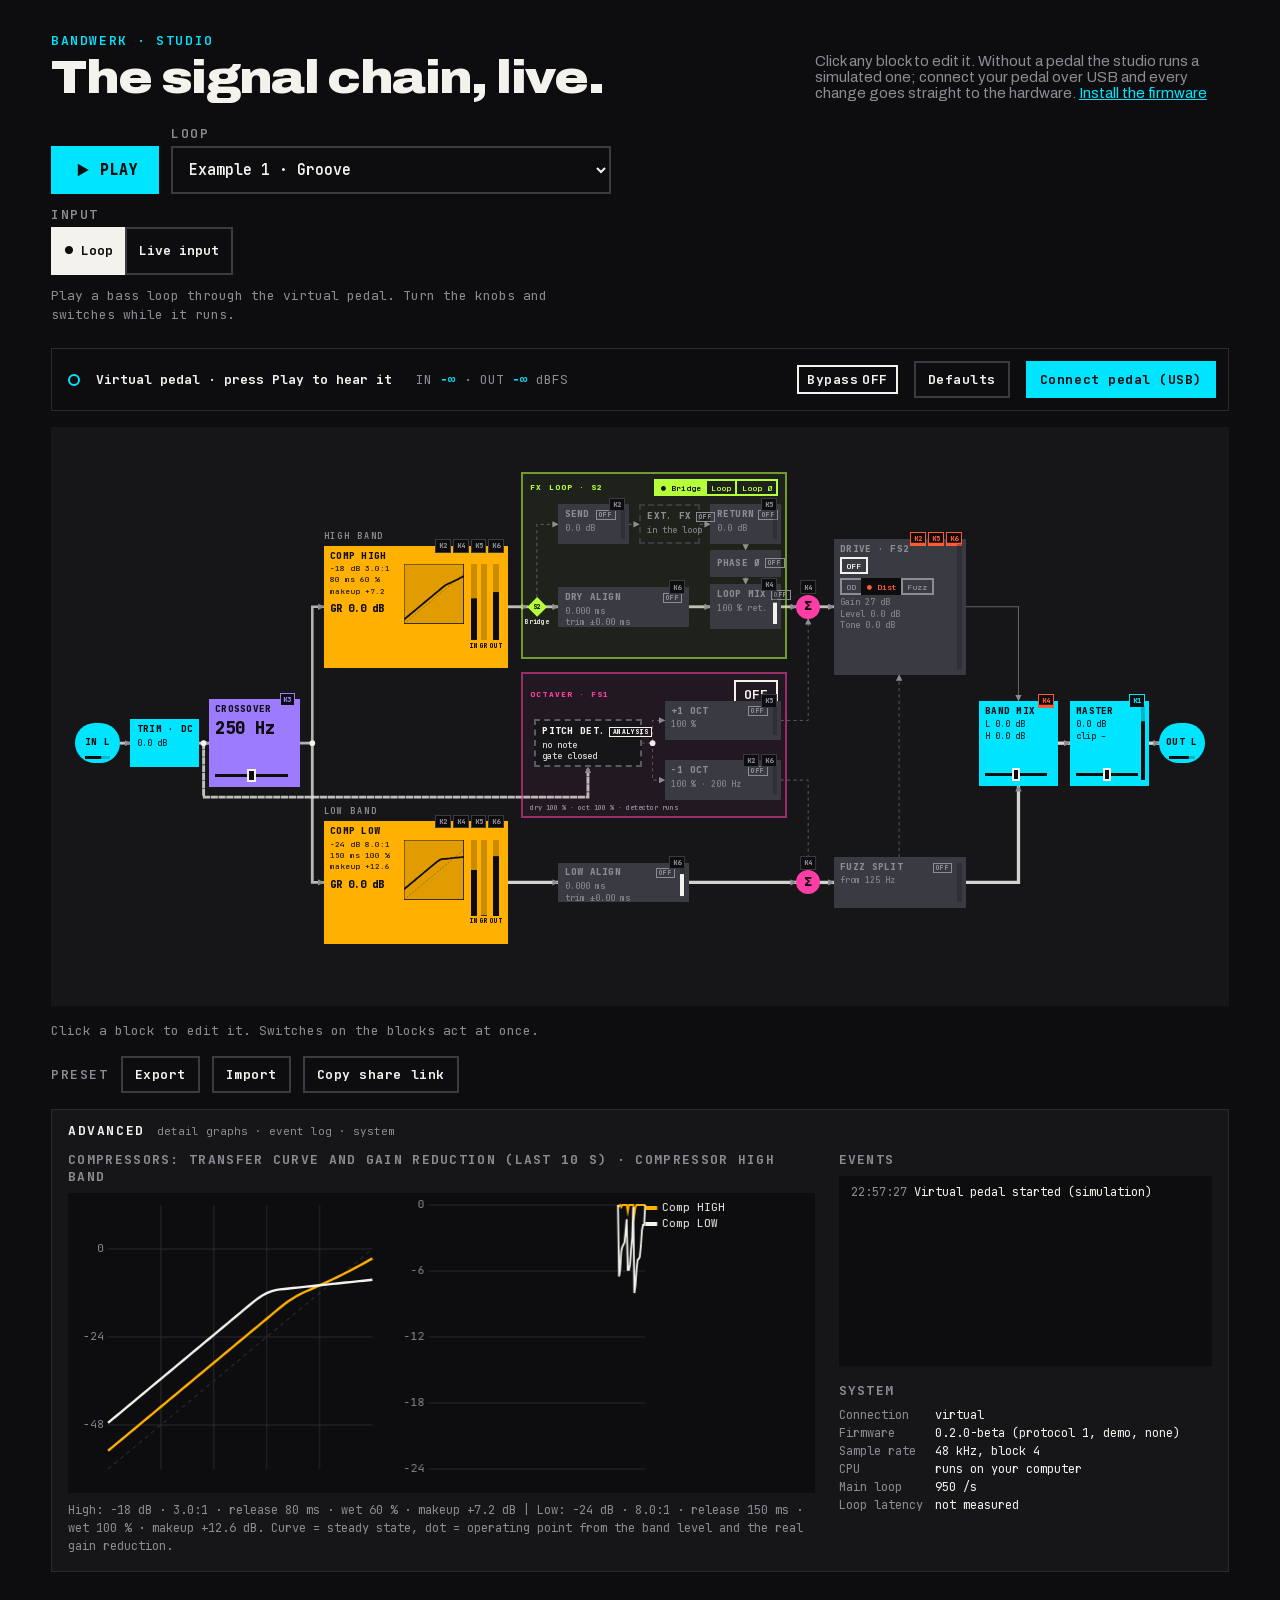
<file: site/studio.html>
<!doctype html>
<html lang="en">
<head>
<meta charset="utf-8">
<meta name="viewport" content="width=device-width, initial-scale=1">
<title>Studio · Bandwerk</title>
<meta name="description" content="Live signal chain, editor and pedal view of the Bandwerk firmware. Demo in the browser, or connect your pedal over USB.">
<link rel="stylesheet" href="css/tokens.css">
<link rel="stylesheet" href="css/studio.css">
<link rel="stylesheet" href="css/player.css">
<style>
  html, body { margin: 0; background: var(--ink); color: var(--paper); }
  body { font-family: var(--sans); }
  .page { max-width: var(--max); margin: 0 auto; padding: var(--sp-6) var(--gut) var(--sp-8); display: flex; flex-direction: column; gap: var(--sp-5); }
  .page header { display: flex; flex-wrap: wrap; align-items: end; justify-content: space-between; gap: var(--sp-3) var(--sp-6); }
  .page .eyebrow { font: 600 var(--fs-label) var(--mono); letter-spacing: var(--track-label); text-transform: uppercase; color: var(--fx-io); margin: 0 0 var(--sp-2); }
  .page h1 { font: 900 var(--fs-h3) / .95 var(--sans); font-stretch: var(--stretch-display); letter-spacing: var(--track-display); margin: 0; }
  .page header p { max-width: 46ch; color: var(--mute); margin: 0; font-size: var(--fs-small); }
  .page header a { color: var(--fx-io); }
</style>
</head>
<body>
<div class="page">
  <header>
    <div>
      <p class="eyebrow">Bandwerk · Studio</p>
      <h1>The signal chain, live.</h1>
    </div>
    <p>Click any block to edit it. Without a pedal the studio runs a simulated one; connect your pedal over USB and every change goes straight to the hardware. <a href="index.html#install">Install the firmware</a></p>
  </header>
  <div id="player-root"></div>
  <div id="studio-root"></div>
</div>
<script type="module">
  import { createSession } from './js/core/session.js';
  import { mountStudio } from './js/studio/main.js';
  import { mountPlayer } from './js/player/player-view.js';
  const q = new URLSearchParams(location.search);
  const local = /^(localhost|127\.0\.0\.1|\[::1\])$/.test(location.hostname);
  const options = {
    transport: q.get('transport') || 'auto',
    bridgeUrl: q.get('bridge') || undefined,
    loopsUrl: q.get('loops') || (local ? ['audio/dev/loops.json', 'audio/loops.json'] : 'audio/loops.json'),
  };
  if (q.get('pedal') === 'standin') options.pedalModule = new URL('./js/audio/virtual-pedal-standin.js', location.href).href;
  const session = await createSession(options);
  window.session = session;
  window.studio = mountStudio(document.getElementById('studio-root'), session, { compact: q.has('compact') });
  window.player = mountPlayer(document.getElementById('player-root'), session);
</script>
</body>
</html>
</file>
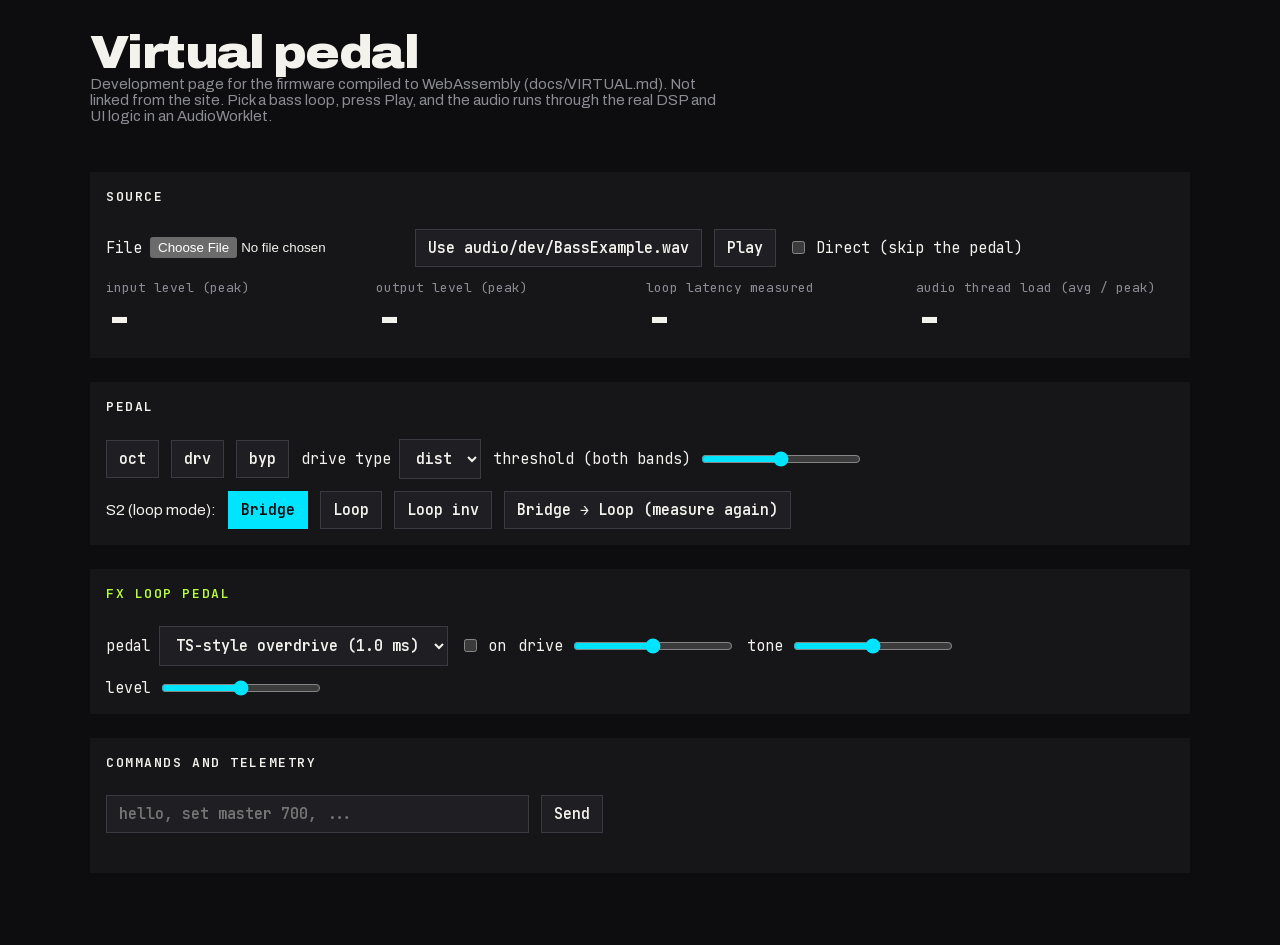
<file: site/virtual.html>
<!doctype html>
<html lang="en">
<head>
<meta charset="utf-8">
<meta name="viewport" content="width=device-width, initial-scale=1">
<meta name="robots" content="noindex">
<title>Virtual pedal (dev) · Bandwerk</title>
<link rel="stylesheet" href="css/tokens.css">
<style>
  html, body { margin: 0; background: var(--ink); color: var(--paper); }
  body { font-family: var(--sans); font-size: var(--fs-small); }
  main { max-width: 1100px; margin: 0 auto; padding: var(--sp-6) var(--gut) var(--sp-8); display: grid; gap: var(--sp-5); }
  h1 { font: 900 var(--fs-h3) / .95 var(--sans); font-stretch: var(--stretch-display); letter-spacing: var(--track-display); margin: 0; }
  h2 { font: 600 var(--fs-label) var(--mono); letter-spacing: var(--track-label); text-transform: uppercase; margin: 0 0 var(--sp-3); }
  p { margin: 0; color: var(--mute); max-width: 70ch; }
  section { background: var(--ink-2); padding: var(--sp-4); display: grid; gap: var(--sp-3); }
  .row { display: flex; flex-wrap: wrap; gap: var(--sp-3); align-items: center; }
  button, select, input[type=text] { font: 600 var(--fs-small) var(--mono); background: var(--ink-3); color: var(--paper); border: 1px solid var(--line-strong); padding: var(--sp-2) var(--sp-3); border-radius: 0; }
  button[aria-pressed=true] { background: var(--fx-io); color: var(--on-fx); border-color: var(--fx-io); }
  button:focus-visible, select:focus-visible, input:focus-visible { outline: 2px solid var(--focus); outline-offset: 2px; }
  label { display: inline-flex; gap: var(--sp-2); align-items: center; font-family: var(--mono); }
  input[type=range] { width: 160px; accent-color: var(--fx-io); }
  .fx-loop h2 { color: var(--fx-loop); }
  pre { margin: 0; font: var(--fs-label) / 1.4 var(--mono); white-space: pre-wrap; word-break: break-all; color: var(--paper); max-height: 260px; overflow: auto; }
  .big { font: 800 var(--fs-h3) / 1 var(--mono); }
  .grid { display: grid; grid-template-columns: repeat(auto-fit, minmax(200px, 1fr)); gap: var(--sp-3); }
  .stat span { display: block; color: var(--mute); font: var(--fs-label) var(--mono); }
  #error { color: var(--err); }
</style>
</head>
<body>
<main>
  <header>
    <h1>Virtual pedal</h1>
    <p>Development page for the firmware compiled to WebAssembly (docs/VIRTUAL.md). Not linked from the site. Pick a bass loop, press Play, and the audio runs through the real DSP and UI logic in an AudioWorklet.</p>
  </header>
  <p id="error" role="alert"></p>

  <section aria-labelledby="h-src">
    <h2 id="h-src">Source</h2>
    <div class="row">
      <label>File <input type="file" id="file" accept="audio/*"></label>
      <button id="dev-loop" type="button">Use audio/dev/BassExample.wav</button>
      <button id="play" type="button" aria-pressed="false" disabled>Play</button>
      <label><input type="checkbox" id="direct"> Direct (skip the pedal)</label>
    </div>
    <div class="grid">
      <div class="stat"><span>input level (peak)</span><b class="big" id="lvl-in">-</b></div>
      <div class="stat"><span>output level (peak)</span><b class="big" id="lvl-out">-</b></div>
      <div class="stat"><span>loop latency measured</span><b class="big" id="lat">-</b></div>
      <div class="stat"><span>audio thread load (avg / peak)</span><b class="big" id="cpu">-</b></div>
    </div>
  </section>

  <section aria-labelledby="h-pedal">
    <h2 id="h-pedal">Pedal</h2>
    <div class="row">
      <button type="button" id="b-oct" aria-pressed="false">oct</button>
      <button type="button" id="b-drv" aria-pressed="false">drv</button>
      <button type="button" id="b-byp" aria-pressed="false">byp</button>
      <label>drive type
        <select id="dtype"><option value="od">od</option><option value="dist" selected>dist</option><option value="fuzz">fuzz</option></select>
      </label>
      <label>threshold (both bands) <input type="range" id="thr" min="0" max="1000" value="500"></label>
    </div>
    <div class="row">
      <span>S2 (loop mode):</span>
      <button type="button" data-s2="0" aria-pressed="true">Bridge</button>
      <button type="button" data-s2="1" aria-pressed="false">Loop</button>
      <button type="button" data-s2="2" aria-pressed="false">Loop inv</button>
      <button type="button" id="remeasure">Bridge &rarr; Loop (measure again)</button>
    </div>
  </section>

  <section class="fx-loop" aria-labelledby="h-fx">
    <h2 id="h-fx">FX loop pedal</h2>
    <div class="row">
      <label>pedal
        <select id="fx-type"><option value="drive">TS-style overdrive (1.0 ms)</option><option value="chorus">Chorus (1.8 ms)</option></select>
      </label>
      <label><input type="checkbox" id="fx-on"> on</label>
      <label><span id="fx-n0">drive</span> <input type="range" id="fx-p0" min="0" max="1000" value="500"></label>
      <label><span id="fx-n1">tone</span> <input type="range" id="fx-p1" min="0" max="1000" value="500"></label>
      <label><span id="fx-n2">level</span> <input type="range" id="fx-p2" min="0" max="1000" value="500"></label>
    </div>
  </section>

  <section aria-labelledby="h-cmd">
    <h2 id="h-cmd">Commands and telemetry</h2>
    <form class="row" id="cmd-form"><input type="text" id="cmd" size="40" placeholder="hello, set master 700, ..." autocomplete="off" aria-label="Command"><button type="submit">Send</button></form>
    <pre id="replies" aria-live="polite"></pre>
    <pre id="telemetry" aria-label="Latest telemetry lines"></pre>
  </section>
</main>
<script type="module" src="js/audio/virtual-page.js"></script>
</body>
</html>
</file>
<file: site/css/tokens.css>
/* Design tokens: Bandwerk site.
 * Style: "Color Field" (flat, bold, neon color panels). Layout follows "Signal Lab".
 * Every stylesheet (site, studio, flasher) uses only these variables for color, type and spacing.
 * Changing a value here restyles the whole site. Do not hard-code colors elsewhere. */

@font-face {
  font-family: "Archivo";
  src: url("../fonts/Archivo-Variable.woff2") format("woff2-variations"),
       url("../fonts/Archivo-Variable.woff2") format("woff2");
  font-weight: 100 900;
  font-stretch: 62% 125%;
  font-display: swap;
}
@font-face {
  font-family: "JetBrains Mono";
  src: url("../fonts/JetBrainsMono-Variable.woff2") format("woff2-variations"),
       url("../fonts/JetBrainsMono-Variable.woff2") format("woff2");
  font-weight: 100 800;
  font-display: swap;
}

:root {
  color-scheme: dark;

  /* Surfaces and text */
  --ink: #0D0D0F;        /* page background, text on color panels */
  --ink-2: #161619;      /* panels, chain box, pedal area */
  --ink-3: #1F1F23;      /* raised elements (pedal body, inputs) */
  --line: #2A2A30;       /* rules and borders (decorative only) */
  --line-strong: #3A3A42;
  --paper: #F3F2EC;      /* main text, light panels (editor popover) */
  --mute: #8C8C94;       /* secondary text: AA on --ink and --ink-2 */

  /* Effect color code: the same color for an effect everywhere
   * (chain block, editor, pedal knob ring, feature tile, deep-dive panel). */
  --fx-io: #00E5FF;      /* signal, input/output, master, primary actions */
  --fx-xover: #9D7BFF;   /* crossover */
  --fx-comp: #FFB000;    /* compressors */
  --fx-loop: #B6FF3B;    /* FX loop */
  --fx-oct: #FF3EA5;     /* octaver */
  --fx-drive: #FF5A36;   /* drive, fuzz split */
  --fx-neutral: #5A5A63; /* latency delay, detector, inactive wires */
  --on-fx: var(--ink);   /* text on any effect color: always near-black */

  /* States */
  --state-off: #3A3A42;        /* switched off / bypassed block */
  --state-muted-hatch: #2A2A30;/* muted by a setting: hatch color */
  --ok: var(--fx-loop);
  --warn: var(--fx-comp);
  --err: var(--fx-drive);
  --focus: var(--fx-io);

  /* Type */
  --sans: "Archivo", system-ui, -apple-system, "Segoe UI", sans-serif;
  --mono: "JetBrains Mono", ui-monospace, "SF Mono", Menlo, monospace;
  --stretch-display: 112%;     /* headlines: font-weight 900 + this stretch */
  --stretch-numbers: 120%;     /* big numbers */
  --track-display: -0.035em;
  --track-label: 0.12em;       /* mono uppercase eyebrows/labels */
  --fs-body: 18px;
  --fs-small: 15px;
  --fs-label: 13px;
  --fs-h1: clamp(64px, 11.4vw, 176px);
  --fs-h2: clamp(48px, 7vw, 104px);
  --fs-h3: clamp(32px, 3.6vw, 56px);
  --fs-big-number: clamp(56px, 6vw, 96px);

  /* Layout */
  --max: 1440px;
  --gut: clamp(16px, 4vw, 56px);
  --sp-1: 4px; --sp-2: 8px; --sp-3: 12px; --sp-4: 16px; --sp-5: 24px;
  --sp-6: 32px; --sp-7: 48px; --sp-8: 72px; --sp-9: 120px;
  --radius: 0;           /* flat: square corners everywhere ... */
  --radius-pedal: 14px;  /* ... except the pedal body and round knobs/LEDs */
  --border: 2px;

  /* Motion */
  --t-fast: 150ms;
  --t-med: 300ms;
}

@media (prefers-reduced-motion: reduce) {
  :root { --t-fast: 0ms; --t-med: 0ms; }
}
</file>
<file: site/css/studio.css>
/* Studio: the live signal chain and editor (site/js/studio/).
 * Everything is scoped under .studio and uses only the variables of tokens.css.
 * Works with and without base.css. */

/* ---- scoped reset */
.studio, .studio *, .studio *::before, .studio *::after { box-sizing: border-box; }
.studio { font-family: var(--sans); font-size: var(--fs-small); line-height: 1.4; color: var(--paper); -webkit-font-smoothing: antialiased; display: flex; flex-direction: column; gap: var(--sp-4); min-width: 0; }
.studio :where(h3, h4, p, figure, ol, dl, dd, fieldset) { margin: 0; padding: 0; }
.studio :where(fieldset) { border: 0; min-width: 0; }
.studio :where(button, input, select) { font: inherit; color: inherit; }
.studio :where(button) { cursor: pointer; }
.studio :where(button:disabled, input:disabled) { cursor: not-allowed; }
.studio a { color: var(--fx-io); }
.studio :focus-visible { outline: var(--border) solid var(--focus); outline-offset: 2px; }
.studio [hidden] { display: none !important; }
.studio .sr { position: absolute; width: 1px; height: 1px; overflow: hidden; clip: rect(0 0 0 0); white-space: nowrap; }
.studio .eyebrow-s { font: 600 var(--fs-label) var(--mono); letter-spacing: var(--track-label); text-transform: uppercase; color: var(--mute); }

/* ---- buttons, toggles, segmented radios */
.studio .st-btn { display: inline-flex; align-items: center; gap: var(--sp-2); font: 700 var(--fs-label) var(--mono); letter-spacing: .04em; padding: var(--sp-2) var(--sp-3); border: var(--border) solid var(--line-strong); background: var(--ink); color: var(--paper); border-radius: var(--radius); }
.studio .st-btn:hover:not(:disabled) { border-color: var(--paper); }
.studio .st-btn:disabled { opacity: .45; }
.studio .st-primary { background: var(--fx-io); border-color: var(--fx-io); color: var(--on-fx); }
.studio .st-primary:hover:not(:disabled) { border-color: var(--paper); }
.studio .tg { display: inline-flex; align-items: center; gap: var(--sp-1); font: 700 var(--fs-label) var(--mono); padding: var(--sp-1) var(--sp-2); border: var(--border) solid currentColor; background: transparent; border-radius: var(--radius); }
.studio .tg b { min-width: 3ch; text-align: center; }
.studio .tg.on b { background: currentColor; }
.studio .tg.on b { color: inherit; }
.studio .tg.on { background: var(--paper); color: var(--ink); border-color: var(--paper); }
.studio .st-bar .tg.on { background: var(--fx-drive); border-color: var(--fx-drive); color: var(--on-fx); }
.studio .tg.on b { background: none; }
.studio .seg { display: inline-flex; flex-wrap: wrap; gap: 0; }
.studio .seg label { position: relative; display: inline-flex; cursor: pointer; }
.studio .seg input { position: absolute; opacity: 0; width: 100%; height: 100%; margin: 0; cursor: inherit; }
.studio .seg span { display: inline-block; font: 700 var(--fs-label) var(--mono); padding: var(--sp-1) var(--sp-2); border: var(--border) solid currentColor; margin-left: calc(-1 * var(--border)); }
.studio .seg label:first-child span { margin-left: 0; }
.studio .seg input:checked + span { background: var(--paper); color: var(--ink); border-color: var(--paper); }
.studio .seg input:checked + span::before { content: "● "; }
.studio .seg input:focus-visible + span { outline: var(--border) solid var(--focus); outline-offset: 2px; position: relative; z-index: 1; }
.studio .seg input:disabled + span { opacity: .55; }

/* ---- connection bar */
.studio .st-bar { display: flex; flex-wrap: wrap; align-items: center; gap: var(--sp-3) var(--sp-4); background: var(--ink); border: 1px solid var(--line); padding: var(--sp-3) var(--sp-3) var(--sp-3) var(--sp-4); font: var(--fs-label) var(--mono); }
.studio .st-dot { width: 12px; height: 12px; border-radius: 50%; background: var(--mute); flex: none; border: var(--border) solid transparent; }
.studio .st-dot.ok { background: var(--ok); }
.studio .st-dot.warn { background: var(--warn); }
.studio .st-dot.err { background: var(--err); }
.studio .st-dot.demo { background: transparent; border-color: var(--fx-io); }
.studio .st-status b { font-weight: 700; }
.studio .st-status small { color: var(--mute); margin-left: var(--sp-2); }
.studio .st-meters { color: var(--mute); }
.studio .st-meters b { color: var(--fx-io); font-weight: 700; }
.studio .st-sp { flex: 1; }
.studio .st-ctl { display: inline-flex; align-items: center; gap: var(--sp-2); font-weight: 700; padding: var(--sp-1) var(--sp-2); border: var(--border) solid var(--line-strong); cursor: pointer; }
.studio .st-ctl:has(input:checked) { border-color: var(--fx-drive); color: var(--fx-drive); }
.studio .st-msg:empty { display: none; }
.studio .st-msg { font: var(--fs-small) var(--sans); padding: var(--sp-3) var(--sp-4); border-left: 4px solid var(--fx-io); background: var(--ink-2); display: flex; flex-wrap: wrap; gap: var(--sp-2) var(--sp-3); align-items: center; }
.studio .st-msg.warn { border-left-color: var(--warn); }
.studio .st-msg a { font-weight: 700; }
.studio .st-hint { color: var(--mute); font-size: var(--fs-label); font-family: var(--mono); margin: 0; }

/* ---- stage + chain */
.studio .st-stage { position: relative; background: var(--ink-2); padding: var(--sp-6) var(--sp-5); }
.studio .st-chainbox { container-type: inline-size; width: 100%; }
.studio .st-chainbox.narrow { max-width: 440px; margin: 0 auto; }
.studio .st-chain { position: relative; width: 100%; --u: calc(100cqw / var(--W)); }
.studio .st-wires { position: absolute; inset: 0; width: 100%; height: 100%; overflow: visible; }
.studio .st-wires .st-lane { font: 700 12px var(--mono); letter-spacing: .2em; fill: var(--mute); }
.studio .st-wires .st-arrow { fill: var(--mute); }
.studio .st-wires .st-dot { fill: var(--paper); }
.studio .wire { fill: none; stroke: var(--paper); stroke-width: 2; stroke-linecap: square; stroke-linejoin: miter; }
.studio .wire.dash { stroke-dasharray: 6 5; }
.studio .wire.st-off { stroke: var(--fx-neutral); stroke-dasharray: 3 6; stroke-width: 1.4; }
.studio .wire.st-mute { stroke: var(--line-strong); stroke-dasharray: 1 5; stroke-width: 2; }
.studio .wire.st-hide { display: none; }
.studio .wire.bypass.st-on { stroke: var(--fx-io); stroke-width: 5; stroke-dasharray: none; }
.studio .thru { fill: none; stroke: var(--paper); stroke-width: 2; stroke-dasharray: 2 4; opacity: 0; }
.studio .thru.show { opacity: .7; }

.studio .blk { position: absolute; --fx: var(--fx-io); background: var(--fx); color: var(--on-fx); font: 600 calc(var(--u) * 12) / 1.25 var(--mono); padding: calc(var(--u) * 7) calc(var(--u) * 9); display: flex; flex-direction: column; gap: calc(var(--u) * 3); overflow: visible; transition: background var(--t-fast); }
.studio .blk > * { position: relative; z-index: 2; pointer-events: none; }
.studio .blk > .blk-open { position: absolute; inset: 0; z-index: 1; pointer-events: auto; background: transparent; border: 0; padding: 0; margin: 0; }
.studio .blk > .blk-open:focus-visible { outline: 3px solid var(--focus); outline-offset: 3px; }
.studio .blk :is(input, button, label, .seg) { pointer-events: auto; }
.studio .fx-io { --fx: var(--fx-io); } .studio .fx-xover { --fx: var(--fx-xover); } .studio .fx-comp { --fx: var(--fx-comp); }
.studio .fx-loop { --fx: var(--fx-loop); } .studio .fx-oct { --fx: var(--fx-oct); } .studio .fx-drive { --fx: var(--fx-drive); }
.studio .fx-neutral { --fx: var(--fx-neutral); }
.studio .blk.fx-neutral { color: var(--paper); }
.studio .blk.dashed { background: transparent; border: var(--border) dashed var(--fx-neutral); color: var(--paper); }
.studio .blk-h { display: flex; align-items: center; justify-content: space-between; gap: calc(var(--u) * 6); }
.studio .blk:has(> .mtr) .blk-h { margin-right: calc(var(--u) * 10); }
.studio .blk-t { font-weight: 800; font-size: calc(var(--u) * 13); letter-spacing: .03em; white-space: nowrap; }
.studio .blk .v { display: block; white-space: nowrap; font-weight: 600; opacity: .85; }
.studio .blk-vs { display: flex; flex-direction: column; gap: calc(var(--u) * 1); }
.studio .blk-tag:empty { display: none; }
.studio .blk-tag { flex: none; font-size: calc(var(--u) * 9); font-weight: 800; letter-spacing: .08em; padding: 0 calc(var(--u) * 3); border: 1px solid currentColor; }
.studio .blk .tg-l { display: none; }
.studio .drv-row { display: flex; gap: calc(var(--u) * 6); align-items: center; flex-wrap: wrap; }
.studio .blk.slim { flex-direction: row; align-items: center; gap: calc(var(--u) * 8); padding-block: 0; }
.studio .blk.slim .blk-vs { flex-direction: row; }
.studio .blk.slim.st-off .blk-vs { display: none; }
.studio .blk.hl::after, .studio .blk.sel::after { content: ""; position: absolute; inset: calc(var(--u) * -6); border: 3px dashed var(--paper); pointer-events: none; z-index: 0; }
.studio .blk.sel::after { border-style: solid; }
.studio .blk.st-off { background: var(--state-off); color: var(--mute); }
.studio .blk.st-off.dashed { background: transparent; border-color: var(--state-off); }
.studio .blk.st-mute { background: repeating-linear-gradient(135deg, color-mix(in srgb, var(--fx) 45%, var(--ink)) 0 6px, var(--state-muted-hatch) 6px 12px); color: var(--paper); }
.studio .blk.st-bg { background: var(--ink-2); border: var(--border) dashed var(--fx); color: var(--paper); }
.studio .blk.k-io { border-radius: calc(var(--u) * 28); align-items: center; justify-content: center; gap: calc(var(--u) * 2); }
.studio .blk.k-io .v { font-size: calc(var(--u) * 10); }

/* knob chips on blocks */
.studio .kcs { position: absolute; top: calc(var(--u) * -9); right: calc(var(--u) * 6); display: flex; gap: calc(var(--u) * 3); }
.studio .kc { font: 800 calc(var(--u) * 10) / 1 var(--mono); padding: calc(var(--u) * 3) calc(var(--u) * 4); background: var(--ink); color: var(--mute); border: 1px solid var(--line-strong); }
.studio .kc.glob, .studio .kc.cur { color: var(--pc); border-color: var(--pc); }
.studio .kc.cur { background: var(--ink); box-shadow: inset 0 calc(var(--u) * -3) 0 var(--pc); }
.studio .kc.pend { color: var(--pc); border: 1px dashed var(--pc); animation: st-blink .9s steps(2, jump-none) infinite; }
.studio .kc.pend::after { content: "…"; }
@keyframes st-blink { 0% { opacity: 1; } 100% { opacity: .35; } }
@media (prefers-reduced-motion: reduce) { .studio .kc.pend { animation: none; } }

/* meters inside blocks */
.studio .mtr { position: absolute; right: calc(var(--u) * 6); top: calc(var(--u) * 8); bottom: calc(var(--u) * 8); width: calc(var(--u) * 6); background: color-mix(in srgb, var(--ink) 22%, transparent); overflow: hidden; }
.studio .mtr i, .studio .hmtr i { position: absolute; inset: 0; background: var(--ink); transform-origin: 50% 100%; transform: scaleY(0); }
.studio .hmtr { position: absolute; left: 22%; right: 22%; bottom: calc(var(--u) * 6); height: calc(var(--u) * 4); background: color-mix(in srgb, var(--ink) 22%, transparent); overflow: hidden; }
.studio .hmtr i { transform-origin: 0 50%; transform: scaleX(0); }
.studio .mtr i.hot, .studio .hmtr i.hot { background: var(--paper); }
.studio .blk.st-off .mtr i, .studio .blk.st-mute .mtr i, .studio .blk.st-bg .mtr i, .studio .blk.fx-neutral .mtr i { background: var(--paper); }

/* compressor block */
.studio .k-comp .comp-body { display: grid; grid-template-columns: 1fr calc(var(--u) * 84) auto; gap: calc(var(--u) * 8); align-items: start; flex: 1; font-size: calc(var(--u) * 11); }
.studio .comp-v { display: flex; flex-direction: column; gap: calc(var(--u) * 2); }
.studio .comp-v .gr { margin-top: auto; font-weight: 800; font-size: calc(var(--u) * 15); padding-top: calc(var(--u) * 6); white-space: nowrap; }
.studio .comp-c { width: 100%; height: auto; display: block; }
.studio .comp-c rect { fill: color-mix(in srgb, var(--ink) 12%, transparent); stroke: var(--ink); stroke-width: 1.5; }
.studio .comp-c .diag { stroke: var(--ink); stroke-dasharray: 3 3; opacity: .5; fill: none; }
.studio .comp-c .curve { fill: none; stroke: var(--ink); stroke-width: 3; }
.studio .comp-c .op { fill: var(--paper); stroke: var(--ink); stroke-width: 2; }
.studio .k-comp.st-off .comp-c :is(rect, .curve, .diag), .studio .k-comp.st-mute .comp-c :is(rect, .curve, .diag) { stroke: currentColor; }
.studio .comp-m { display: flex; gap: calc(var(--u) * 3); height: calc(var(--u) * 120); }
.studio .cm { display: flex; flex-direction: column; align-items: center; gap: calc(var(--u) * 2); }
.studio .cm .mtr { position: relative; inset: auto; flex: 1; width: calc(var(--u) * 8); }
.studio .cm small { font-size: calc(var(--u) * 9); font-weight: 800; }

/* drive, crossover, mixer, master */
.studio .k-drive .seg span, .studio .frame .seg span, .studio .blk .tg { font-size: calc(var(--u) * 11); padding: calc(var(--u) * 2) calc(var(--u) * 6); }
.studio .k-drive .seg input:checked + span { background: var(--ink); color: var(--fx); border-color: var(--ink); }
.studio .blk .tg { border-width: 2px; }
.studio .blk .tg.on { background: var(--ink); color: var(--fx); border-color: var(--ink); }
.studio .blk.st-off .tg:not(.on), .studio .frame .tg:not(.on) { color: var(--paper); }
.studio .blk-r { -webkit-appearance: none; appearance: none; width: 100%; height: calc(var(--u) * 18); background: transparent; margin: auto 0 0; }
.studio .blk-r::-webkit-slider-runnable-track { height: calc(var(--u) * 4); background: var(--ink); }
.studio .blk-r::-moz-range-track { height: calc(var(--u) * 4); background: var(--ink); }
.studio .blk-r::-webkit-slider-thumb { -webkit-appearance: none; width: calc(var(--u) * 12); height: calc(var(--u) * 18); background: var(--ink); border: 2px solid var(--paper); margin-top: calc(var(--u) * -7); border-radius: 0; }
.studio .blk-r::-moz-range-thumb { width: calc(var(--u) * 10); height: calc(var(--u) * 16); background: var(--ink); border: 2px solid var(--paper); border-radius: 0; }
.studio .k-xover .v[data-v="0"] { font-size: calc(var(--u) * 24); font-weight: 800; opacity: 1; }
.studio .blk.k-xover, .studio .blk.k-bmix, .studio .blk.k-master { padding-right: calc(var(--u) * 16); }

/* sum points and the S2 split */
.studio .blk.k-sum { border-radius: 50%; padding: 0; align-items: center; justify-content: center; }
.studio .sum-t { font: 900 calc(var(--u) * 18) / 1 var(--sans); }
.studio .k-sum .kcs { top: calc(var(--u) * -20); right: auto; left: 50%; transform: translateX(-50%); }
.studio .blk.k-node { background: transparent; padding: 0; align-items: center; justify-content: center; }
.studio .blk.k-node::before { content: ""; position: absolute; inset: 14%; background: var(--fx); transform: rotate(45deg); z-index: 0; }
.studio .blk.k-node.st-off::before { background: var(--state-off); }
.studio .node-t { font: 800 calc(var(--u) * 9) / 1 var(--mono); }
.studio .node-v { position: absolute !important; top: 105%; left: 50%; transform: translateX(-50%); color: var(--paper); font-size: calc(var(--u) * 10); opacity: 1 !important; }

/* group frames */
.studio .frame { position: absolute; border: var(--border) solid color-mix(in srgb, var(--fx) 55%, transparent); background: color-mix(in srgb, var(--fx) 5%, transparent); color: var(--fx); font: 700 calc(var(--u) * 11) / 1.2 var(--mono); }
.studio .frame-h { position: absolute; left: calc(var(--u) * 10); right: calc(var(--u) * 10); top: calc(var(--u) * 8); display: flex; flex-wrap: wrap; align-items: center; justify-content: space-between; gap: calc(var(--u) * 6); }
.studio .frame-t { letter-spacing: .14em; font-weight: 800; }
.studio .frame .seg input:checked + span { background: var(--fx); color: var(--on-fx); border-color: var(--fx); }
.studio .frame .tg.on { background: var(--fx); border-color: var(--fx); color: var(--on-fx); }
.studio .frame .tg-l { display: none; }
.studio .frame-note { position: absolute; left: calc(var(--u) * 10); bottom: calc(var(--u) * 5); font-weight: 600; font-size: calc(var(--u) * 10); color: var(--mute); }
.studio .st-chain.ro .blk input, .studio .st-chain.ro .tg, .studio .st-chain.ro .seg { opacity: .6; }

/* ---- editor (popover; bottom sheet on narrow screens) */
.studio .st-editor { position: absolute; z-index: 30; width: min(640px, calc(100% - 16px)); background: var(--paper); color: var(--ink); padding: var(--sp-4) var(--sp-5) var(--sp-4); display: flex; flex-direction: column; gap: var(--sp-3); border: var(--border) solid var(--ink); }
.studio .st-editor[hidden] { display: none; }
.studio .ed-arrow { position: absolute; top: -14px; left: var(--ax, 40px); margin-left: -14px; border: 14px solid transparent; border-top: 0; border-bottom-color: var(--paper); }
.studio .st-editor.up .ed-arrow { top: auto; bottom: -14px; border: 14px solid transparent; border-bottom: 0; border-top-color: var(--paper); }
.studio .st-editor.sheet { position: fixed; left: 0; right: 0; bottom: 0; top: auto !important; width: auto; max-height: 64vh; overflow: auto; border-width: var(--border) 0 0; padding-bottom: var(--sp-6); }
.studio .st-editor.sheet .ed-arrow { display: none; }
.studio .ed-h { display: flex; align-items: center; gap: var(--sp-3); border-bottom: 3px solid var(--ink); padding-bottom: var(--sp-2); }
.studio .ed-h h3 { font: 900 28px / 1 var(--sans); font-stretch: var(--stretch-display); letter-spacing: var(--track-display); margin-right: auto; }
.studio .ed-st { font: 800 11px var(--mono); padding: 4px 7px; background: var(--fx); color: var(--on-fx); letter-spacing: .04em; }
.studio .ed-x { font: 700 22px / 1 var(--mono); width: 36px; height: 36px; border: var(--border) solid var(--ink); background: transparent; color: var(--ink); }
.studio .ed-body { display: grid; grid-template-columns: 1fr 190px; gap: var(--sp-4); }
.studio .ed-rows { display: grid; grid-template-columns: repeat(auto-fit, minmax(170px, 1fr)); gap: var(--sp-3) var(--sp-5); }
.studio .ed-extra { display: flex; flex-wrap: wrap; gap: var(--sp-3) var(--sp-5); align-items: flex-end; }
.studio .ed-ctl { display: flex; flex-direction: column; gap: var(--sp-3); }
.studio .ed-seg { display: flex; flex-direction: column; gap: var(--sp-1); }
.studio .ed-seg legend { font: 700 11px var(--mono); text-transform: uppercase; letter-spacing: .08em; margin-bottom: var(--sp-1); padding: 0; }
.studio .st-editor .seg input:checked + span { background: var(--ink); color: var(--paper); border-color: var(--ink); }
.studio .st-editor .tg { align-self: flex-start; color: var(--ink); }
.studio .st-editor .tg.on { background: var(--ink); color: var(--paper); border-color: var(--ink); }
.studio .ed-row { display: grid; grid-template-columns: 1fr auto; gap: 2px var(--sp-3); align-items: baseline; font-family: var(--mono); }
.studio .ed-row label { font-weight: 700; font-size: 14px; }
.studio .ed-row output { font-weight: 800; font-size: 14px; text-align: right; font-variant-numeric: tabular-nums; }
.studio .ed-row input { grid-column: 1 / -1; width: 100%; accent-color: var(--ink); margin: 2px 0; }
.studio .ed-home { grid-column: 1 / -1; font-size: 11px; color: color-mix(in srgb, var(--ink) 65%, var(--paper)); }
.studio .ed-g { display: flex; flex-direction: column; gap: var(--sp-1); }
.studio .ed-g canvas { width: 100%; height: 150px; background: var(--ink); display: block; }
.studio .ed-g figcaption, .studio .ed-note, .studio .ed-info { font: 11px / 1.4 var(--mono); color: color-mix(in srgb, var(--ink) 70%, var(--paper)); }
.studio .ed-note:empty { display: none; }
.studio .st-editor :focus-visible { outline-color: var(--ink); }

/* ---- presets */
.studio .st-presets { display: flex; flex-wrap: wrap; align-items: center; gap: var(--sp-2) var(--sp-3); }
.studio .st-file { position: relative; cursor: pointer; }
.studio .st-file input { position: absolute; inset: 0; opacity: 0; cursor: pointer; width: 100%; }
.studio .st-file:focus-within { outline: var(--border) solid var(--focus); outline-offset: 2px; }
.studio .st-pmsg { font: var(--fs-label) var(--mono); color: var(--mute); overflow-wrap: anywhere; }

/* ---- advanced */
.studio .st-adv { border: 1px solid var(--line); background: var(--ink-2); }
.studio .st-adv summary { cursor: pointer; padding: var(--sp-3) var(--sp-4); font: 700 var(--fs-label) var(--mono); letter-spacing: var(--track-label); text-transform: uppercase; display: flex; gap: var(--sp-3); align-items: baseline; flex-wrap: wrap; }
.studio .st-adv summary small { color: var(--mute); text-transform: none; letter-spacing: 0; font-weight: 400; }
.studio .adv-grid { display: grid; grid-template-columns: minmax(0, 2fr) minmax(260px, 1fr); gap: var(--sp-5); padding: 0 var(--sp-4) var(--sp-4); }
.studio .st-adv h4 { font: 700 var(--fs-label) var(--mono); color: var(--mute); text-transform: uppercase; letter-spacing: .1em; margin: 0 0 var(--sp-2); }
.studio .adv-det canvas { width: 100%; height: 300px; display: block; background: var(--ink); }
.studio .adv-note { font: 12px / 1.5 var(--mono); color: var(--mute); margin-top: var(--sp-2); }
.studio .adv-log { list-style: none; font: 12px / 1.45 var(--mono); background: var(--ink); padding: var(--sp-2) var(--sp-3); height: 190px; overflow: auto; margin-bottom: var(--sp-4); }
.studio .adv-log time { color: var(--mute); }
.studio .adv-log .lg-err { color: var(--err); }
.studio .adv-log .lg-state { color: var(--fx-io); }
.studio .adv-sys { display: grid; grid-template-columns: auto 1fr; gap: 2px var(--sp-3); font: 12px var(--mono); }
.studio .adv-sys dt { color: var(--mute); }

/* ---- tooltip */
.studio .st-tip { position: fixed; z-index: 40; max-width: 320px; background: var(--ink); color: var(--paper); border: 1px solid var(--line-strong); font: 12px / 1.45 var(--mono); padding: var(--sp-2) var(--sp-3); pointer-events: none; }
.studio .st-tip[hidden] { display: none; }
.studio .tip-st { color: var(--warn); font-size: 11px; }
.studio .tip-i { color: var(--mute); margin-top: var(--sp-1); }

/* ---- narrow screens */
@media (max-width: 1000px) {
  .studio .adv-grid { grid-template-columns: 1fr; }
}
@media (max-width: 760px) {
  .studio .st-stage { padding: var(--sp-4) var(--sp-2); }
  .studio .st-bar { gap: var(--sp-2) var(--sp-3); }
  .studio .st-sp { flex-basis: 100%; height: 0; }
  .studio .ed-body { grid-template-columns: 1fr; }
  .studio .ed-g canvas { height: 130px; }
  .studio .adv-det canvas { height: 240px; }
}
</file>
<file: site/css/player.css>
/* Demo player: compact control in the hero and the sticky bottom bar (site/js/player/player-view.js).
 * Only variables from tokens.css. Works with and without base.css. */

.pl, .pl *, .pl *::before, .pl *::after { box-sizing: border-box; }
.pl { font-family: var(--sans); font-size: var(--fs-small); line-height: 1.4; color: var(--paper); }
.pl :where(p, fieldset, legend) { margin: 0; padding: 0; border: 0; }
.pl :where(button, select, input) { font: inherit; color: inherit; }
.pl :where(button) { cursor: pointer; }
.pl :focus-visible { outline: var(--border) solid var(--focus); outline-offset: 2px; }
.pl [hidden], .pl[hidden] { display: none !important; }

.pl-lab { display: block; font: 600 var(--fs-label) var(--mono); letter-spacing: var(--track-label); text-transform: uppercase; color: var(--mute); margin-bottom: var(--sp-1); }
.pl-lab b { color: var(--paper); font-weight: 600; letter-spacing: 0; text-transform: none; margin-left: var(--sp-1); }
.pl-msg { font: var(--fs-label) / 1.45 var(--mono); color: var(--mute); min-height: 1.45em; }
.pl[data-state="unavailable"] .pl-msg { color: var(--warn); }

.pl-play {
  display: inline-flex; align-items: center; justify-content: center; gap: var(--sp-2); min-width: 108px; height: 48px; padding: 0 var(--sp-4);
  font: 800 var(--fs-small) var(--mono); letter-spacing: .04em; text-transform: uppercase;
  background: var(--fx-io); color: var(--on-fx); border: var(--border) solid var(--fx-io); border-radius: var(--radius);
  transition: background var(--t-fast), border-color var(--t-fast);
}
.pl-play:hover:not(:disabled) { border-color: var(--paper); }
.pl-play:disabled { background: var(--ink-3); border-color: var(--line-strong); color: var(--mute); cursor: not-allowed; }

.pl-field { display: block; min-width: 0; }
.pl select, .pl-reset {
  height: 48px; padding: 0 var(--sp-3); background: var(--ink); color: var(--paper); border: var(--border) solid var(--line-strong); border-radius: var(--radius);
  font: 600 var(--fs-small) var(--mono); max-width: 100%;
}
.pl select { width: 100%; min-width: 0; text-overflow: ellipsis; }
.pl select:hover:not(:disabled), .pl-reset:hover:not(:disabled) { border-color: var(--paper); }
.pl select:disabled, .pl-reset:disabled { opacity: .5; cursor: not-allowed; }
.pl-reset { background: transparent; }

.pl input[type="range"] { width: 100%; height: 48px; margin: 0; accent-color: var(--fx-io); background: transparent; }

.pl-source { min-width: 0; }
.pl-seg { display: inline-flex; }
.pl-seg label { position: relative; display: inline-flex; cursor: pointer; }
.pl-seg input { position: absolute; opacity: 0; width: 100%; height: 100%; margin: 0; cursor: inherit; }
.pl-seg span { display: inline-flex; align-items: center; height: 48px; padding: 0 var(--sp-3); font: 700 var(--fs-label) var(--mono); border: var(--border) solid var(--line-strong); margin-left: calc(-1 * var(--border)); white-space: nowrap; }
.pl-seg label:first-child span { margin-left: 0; }
.pl-seg input:checked + span { background: var(--paper); color: var(--ink); border-color: var(--paper); }
.pl-seg input:checked + span::before { content: "●"; margin-right: var(--sp-2); }
.pl-seg input:focus-visible + span { outline: var(--border) solid var(--focus); outline-offset: 2px; position: relative; z-index: 1; }

/* ---- live input */
.pl-live { max-width: var(--max); margin: var(--sp-3) auto 0; }
.pl-notice { display: flex; flex-wrap: wrap; align-items: center; gap: var(--sp-3) var(--sp-4); padding: var(--sp-3) var(--sp-4); border: var(--border) solid var(--warn); color: var(--paper); }
.pl-notice p { flex: 1 1 260px; }
.pl-notice-btns { display: inline-flex; gap: var(--sp-2); flex-wrap: wrap; }
.pl-live-row { display: flex; flex-wrap: wrap; align-items: end; gap: var(--sp-2) var(--sp-4); }
.pl-field--dev { flex: 1 1 200px; max-width: 280px; }
.pl-field--ch { flex: 0 1 150px; }
.pl-field--gain { flex: 1 1 160px; max-width: 240px; }
.pl-field--meter { flex: 1 1 160px; max-width: 240px; position: relative; }
.pl-meter { display: block; height: 14px; background: var(--ink-3); border: var(--border) solid var(--line-strong); }
.pl-meter i { display: block; height: 100%; width: 0; background: var(--ok); }
.pl-meter.is-clip i { background: var(--err); }
.pl-clip { position: absolute; right: 0; top: 0; font: 800 var(--fs-label) var(--mono); color: var(--err); letter-spacing: .08em; }
.pl-latency { flex: 1 1 100%; font: var(--fs-label) / 1.45 var(--mono); color: var(--mute); }
.pl--compact .pl-live { grid-column: 1 / -1; margin: 0; }
.pl--compact .pl-source--in { grid-column: 1 / -1; }
.pl--bar .pl-source--in { order: 5; }

/* ---- compact (hero) */
.pl--compact { max-width: 560px; display: grid; grid-template-columns: auto minmax(0, 1fr); gap: var(--sp-3); align-items: end; }
.pl--compact .pl-msg { grid-column: 1 / -1; }
.pl--compact .pl-field--loop { min-width: 0; }

/* ---- sticky bar */
.pl--bar {
  position: fixed; left: 0; right: 0; bottom: 0; z-index: 60; padding: var(--sp-3) var(--gut) var(--sp-3);
  background: var(--ink-2); border-top: var(--border) solid var(--fx-io);
}
.pl--bar .pl-row { display: flex; flex-wrap: wrap; align-items: end; gap: var(--sp-3) var(--sp-4); max-width: var(--max); margin: 0 auto; }
.pl--bar .pl-extra { display: contents; }
.pl--bar .pl-more { display: none; }
.pl--bar [data-play] { order: 1; }
.pl--bar .pl-field--loop { order: 2; flex: 1 1 200px; max-width: 280px; }
.pl--bar .pl-field--amp { order: 3; flex: 1 1 170px; max-width: 220px; }
.pl--bar .pl-field--vol { order: 4; flex: 1 1 160px; max-width: 240px; }
.pl--bar .pl-source { order: 5; }
.pl--bar .pl-reset { order: 6; }
.pl--bar .pl-msg { max-width: var(--max); margin: var(--sp-2) auto 0; min-height: 0; }
html.has-player-bar body { padding-bottom: var(--pl-h, 0px); }

@media (max-width: 760px) {
  .pl--bar { padding-top: var(--sp-2); padding-bottom: var(--sp-2); }
  .pl--bar .pl-row { gap: var(--sp-2) var(--sp-3); }
  .pl--bar .pl-play { min-width: 48px; width: 48px; padding: 0; }
  .pl--bar .pl-play [data-playlabel] { display: none; }
  .pl--bar select, .pl--bar .pl-reset, .pl--bar .pl-seg span, .pl--bar input[type="range"], .pl--bar .pl-more, .pl--bar .pl-play { height: 44px; }
  .pl--bar .pl-play { width: 44px; min-width: 44px; }
  .pl--bar .pl-field--loop { flex: 1 1 calc(100% - 56px); max-width: none; min-width: 0; }
  .pl--bar .pl-field--loop .pl-lab { position: absolute; width: 1px; height: 1px; overflow: hidden; clip: rect(0 0 0 0); margin: 0; }
  .pl--bar .pl-field--vol { flex: 1 1 0; max-width: none; display: flex; align-items: center; gap: var(--sp-2); }
  .pl--bar .pl-field--vol .pl-lab { margin: 0; white-space: nowrap; }
  .pl--bar .pl-field--vol .pl-lab b { display: none; }
  .pl--bar .pl-more { display: inline-flex; align-items: center; justify-content: center; order: 5; flex: 0 0 auto; padding: 0 var(--sp-3);
    background: transparent; border: var(--border) solid var(--line-strong); border-radius: var(--radius); font: 700 var(--fs-label) var(--mono); }
  .pl--bar .pl-more[aria-expanded="true"] { border-color: var(--paper); }
  .pl--bar .pl-more::after { content: "▾"; margin-left: var(--sp-2); }
  .pl--bar .pl-more[aria-expanded="true"]::after { content: "▴"; }
  .pl--bar .pl-extra { display: none; order: 6; flex: 1 1 100%; flex-wrap: wrap; align-items: end; gap: var(--sp-2) var(--sp-3); }
  .pl--bar.is-open .pl-extra { display: flex; }
  .pl--bar .pl-extra .pl-field--amp { flex: 1 1 100%; max-width: none; order: 0; }
  .pl--bar .pl-extra .pl-source { flex: 1 1 auto; order: 0; }
  .pl--bar .pl-live { margin-top: var(--sp-2); }
  .pl--bar .pl-live-row .pl-field { flex: 1 1 100%; max-width: none; }
  .pl--bar .pl-extra .pl-reset { flex: 0 0 auto; order: 0; }
  .pl--bar .pl-msg { display: none; }
  .pl--bar .pl-seg span { padding: 0 var(--sp-2); }
}
@media (prefers-reduced-motion: reduce) { .pl-play { transition: none; } }
</file>
